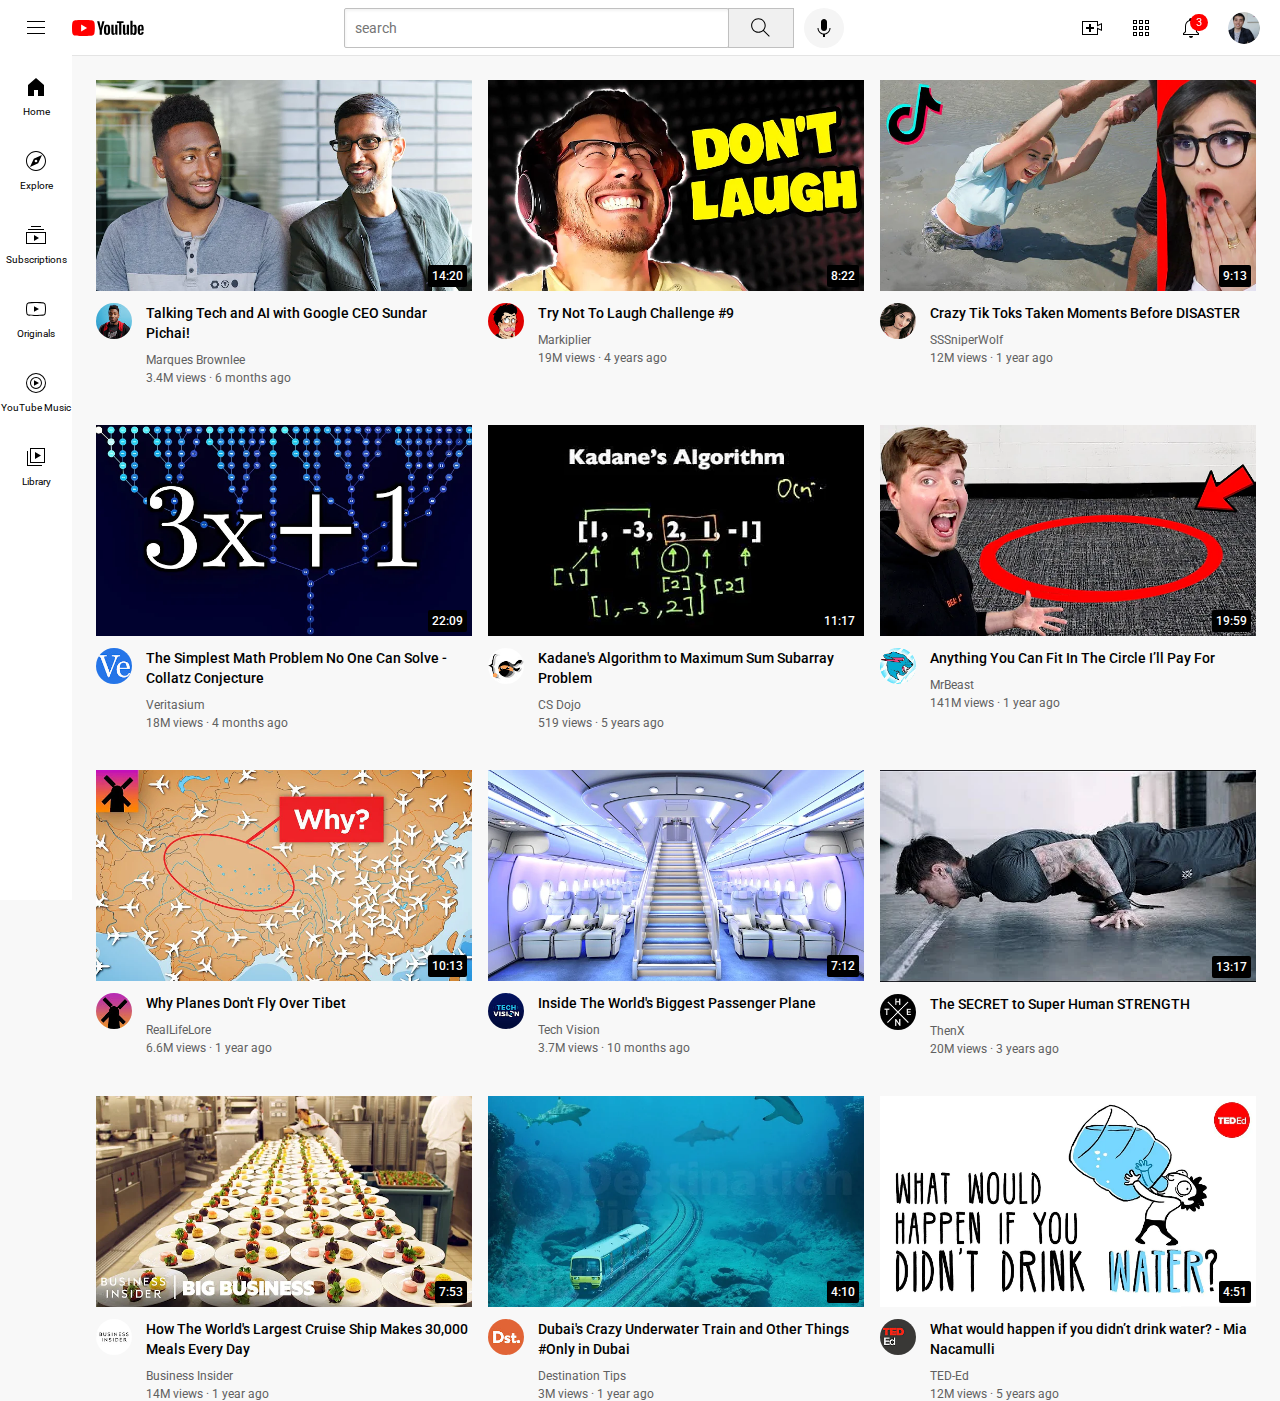
<file: index.html>
<!DOCTYPE html>
<html lang="en">
<head>
  <meta charset="UTF-8">
  <meta http-equiv="X-UA-Compatible" content="IE=edge">
  <meta name="viewport" content="width=device-width, initial-scale=1.0">
  <title>YouTube.com Clone</title>
  <link rel="preconnect" href="https://fonts.googleapis.com"><link rel="preconnect" href="https://fonts.gstatic.com" crossorigin><link href="https://fonts.googleapis.com/css2?family=Roboto:wght@400;500;700&display=swap" rel="stylesheet">
  <link rel="stylesheet" href="./styles/general.css">
  <link rel="stylesheet" href="./styles/header.css">
  <link rel="stylesheet" href="./styles/video.css">
  <link rel="stylesheet" href="./styles/sidebar.css">
</head>
<body>
  <header class="header">
    <div class="left-section">
      <img class="hamburger-menu" src="./icons/hamburger-menu.svg" alt="">
      <img class="youtube.logo" src="./icons/youtube-logo.svg" alt="">
    </div>
    <div class="middle-section">
      <input class="search-bar" type="text" placeholder="search"> 
      <button class="search-button">
        <img class="search-icon" src="icons/search.svg" alt="search icon">
         <div class="tooltip">Search</div>
      </button>
      <button class="voice-search-button">
        <img class="voice-search-icon" src="icons/voice-search-icon.svg" alt="">
        <div class="tooltip">Search with your voice</div>
      </button>
    </div>
    <div class="right-section">
      <div class="upload-icon-container">
        <img class="upload-icon" src="icons/upload.svg" alt="">
        <div class="tooltip">Create</div>
      </div>
      <div class="youtube-apps-icon-container">
        <img class="youtube-apps-icon" src="icons/youtube-apps.svg" alt="">
        <div class="tooltip">YouTube apps</div>
      </div>     
      
      <div class="notification-icon-container">
        <img class="notification-icon" src="icons/notifications.svg" alt="">
         <div class="notifications-count">3</div>
         <div class="tooltip">Notifications</div>
      </div>  
      
      <img class="current-user-picture" src="channel-pictures/my-channel.jpeg" alt="">
    </div>
  </header>

  <nav class="sidebar">
    <div class="sidebar-link">
      <img src="icons/home.svg" alt="">
      <div>Home</div>
    </div>
    <div class="sidebar-link">
      <img src="icons/explore.svg" alt="">
      <div>Explore</div>
    </div>
    <div class="sidebar-link">
      <img src="icons/subscriptions.svg" alt="">
      <div>Subscriptions</div>
    </div>
    <div class="sidebar-link">
      <img src="icons/originals.svg" alt="">
      <div>Originals</div>
    </div>
    <div class="sidebar-link">
      <img src="icons/youtube-music.svg" alt="">
      <div>YouTube Music</div>
    </div>
    <div class="sidebar-link">
      <img src="icons/library.svg" alt="">
      <div>Library</div>
    </div>
  </nav>
  <main>
    <section class="video-grid">
      <div class="video-prev">
        <div class="thumbnail-row">
          <img class="thumnnail" src="./thumbnails/thumbnail-1.webp">       
        
            <div class="video-time">14:20</div>      
        </div>
        <div class="video-info-grid">
          <div class="channel-picture">
              <img class="profile-picture" src="./channel-pictures/channel-1.jpeg" alt="">
          </div>
          <div class="video-info">
              <p class="video-title">
                Talking Tech and AI with Google CEO 
                Sundar Pichai!
              </p>
              <p class="video-author">
                Marques Brownlee
              </p>
              <p class="video-stats">3.4M views &#183; 6 months ago</p>    
          </div>    
        </div>       
      </div>
    
      <div class="video-prev">
        <div class="thumbnail-row">
          <img class="thumnnail" src="./thumbnails/thumbnail-2.webp">     
           <div class="video-time">8:22</div>
        </div>
        <div class="video-info-grid">
          <div class="channel-picture">
            <img class="profile-picture" src="./channel-pictures/channel-2.jpeg" alt="">
          </div>
          <div class="video-info">
            <p class="video-title">
              Try Not To Laugh Challenge #9
            </p>
            <p class="video-author">
              Markiplier
            </p>
            <p class="video-stats">19M views &#183; 4 years ago</p>    
          </div>    
        </div> 
      </div>
      
      <div class="video-prev">
        <div class="thumbnail-row">
          <img class="thumnnail" src="./thumbnails/thumbnail-3.webp">       
          <div class="video-time">9:13</div>
        </div>
        <div class="video-info-grid">
          <div class="channel-picture">
              <img class="profile-picture" src="./channel-pictures/channel-3.jpeg" alt="">
          </div>
          <div class="video-info">
              <p class="video-title">
                Crazy Tik Toks Taken Moments Before DISASTER
              </p>
              <p class="video-author">
                SSSniperWolf
              </p>
              <p class="video-stats">12M views &#183; 1 year ago</p>    
          </div>    
        </div>       
      </div>
    
      <div class="video-prev">
        <div class="thumbnail-row">
          <img class="thumnnail" src="./thumbnails/thumbnail-4.webp">     
          <div class="video-time">22:09</div>
        </div>
        <div class="video-info-grid">
          <div class="channel-picture">
            <img class="profile-picture" src="./channel-pictures/channel-4.jpeg" alt="">
          </div>
          <div class="video-info">
            <p class="video-title">
              The Simplest Math Problem No One Can Solve - Collatz Conjecture
            </p>
            <p class="video-author">
              Veritasium
            </p>
            <p class="video-stats">18M views &#183; 4 months ago</p>    
          </div>    
        </div> 
      </div>
      
      <div class="video-prev">
        <div class="thumbnail-row">
          <img class="thumnnail" src="./thumbnails/thumbnail-5.webp">       
          <div class="video-time">11:17</div>
        </div>
        <div class="video-info-grid">
          <div class="channel-picture">
              <img class="profile-picture" src="./channel-pictures/channel-5.jpeg" alt="">
          </div>
          <div class="video-info">
              <p class="video-title">
                Kadane's Algorithm to Maximum Sum Subarray Problem
              </p>
              <p class="video-author">
                CS Dojo
              </p>
              <p class="video-stats">519 views &#183; 5 years ago</p>    
          </div>    
        </div>       
      </div>
    
      <div class="video-prev">
        <div class="thumbnail-row">
          <img class="thumnnail" src="./thumbnails/thumbnail-6.webp">     
          <div class="video-time">19:59</div>
        </div>
      <div class="video-info-grid">
          <div class="channel-picture">
            <img class="profile-picture" src="./channel-pictures/channel-6.jpeg" alt="">
          </div>
          <div class="video-info">
            <p class="video-title">
              Anything You Can Fit In The Circle I’ll Pay For
            </p>
            <p class="video-author">
              MrBeast
            </p>
            <p class="video-stats">141M views &#183; 1 year ago</p>    
          </div>    
      </div> 
      
      </div>
    
      <div class="video-prev">
        <div class="thumbnail-row">
          <img class="thumnnail" src="./thumbnails/thumbnail-7.webp">       
          <div class="video-time">10:13</div>
        </div>
        <div class="video-info-grid">
          <div class="channel-picture">
              <img class="profile-picture" src="./channel-pictures/channel-7.jpeg" alt="">
          </div>
          <div class="video-info">
              <p class="video-title">
                Why Planes Don't Fly Over Tibet
              </p>
              <p class="video-author">
                RealLifeLore
              </p>
              <p class="video-stats">6.6M views &#183; 1 year ago</p>    
          </div>    
        </div>       
      </div>
    
      <div class="video-prev">
        <div class="thumbnail-row">
          <img class="thumnnail" src="./thumbnails/thumbnail-8.webp">     
          <div class="video-time">7:12</div>
        </div>
        <div class="video-info-grid">
          <div class="channel-picture">
            <img class="profile-picture" src="./channel-pictures/channel-8.jpeg" alt="">
          </div>
          <div class="video-info">
            <p class="video-title">
              Inside The World's Biggest Passenger Plane
            </p>
            <p class="video-author">
              Tech Vision
            </p>
            <p class="video-stats">3.7M views &#183; 10 months ago</p>    
          </div>    
        </div> 
      </div>
      
      <div class="video-prev">
        <div class="thumbnail-row">
          <img class="thumnnail" src="./thumbnails/thumbnail-9.webp">       
          <div class="video-time">13:17</div>
        </div>
        <div class="video-info-grid">
          <div class="channel-picture">
              <img class="profile-picture" src="./channel-pictures/channel-9.jpeg" alt="">
          </div>
          <div class="video-info">
              <p class="video-title">
                The SECRET to Super Human STRENGTH
              </p>
              <p class="video-author">
                ThenX
              </p>
              <p class="video-stats">20M views &#183; 3 years ago</p>    
          </div>    
        </div>       
      </div>
    
      <div class="video-prev">
        <div class="thumbnail-row">
          <img class="thumnnail" src="./thumbnails/thumbnail-10.webp">     
          <div class="video-time">7:53</div>
        </div>
        <div class="video-info-grid">
          <div class="channel-picture">
            <img class="profile-picture" src="./channel-pictures/channel-10.jpeg" alt="">
          </div>
          <div class="video-info">
            <p class="video-title">
              How The World's Largest Cruise Ship Makes 30,000 Meals Every Day
            </p>
            <p class="video-author">
              Business Insider
            </p>
            <p class="video-stats">14M views &#183; 1 year ago</p>    
          </div>    
        </div>     
      </div>
  
  
      <div class="video-prev">
        <div class="thumbnail-row">
          <img class="thumnnail" src="./thumbnails/thumbnail-11.webp">     
          <div class="video-time">4:10</div>
        </div>
        <div class="video-info-grid">
          <div class="channel-picture">
            <img class="profile-picture" src="./channel-pictures/channel-11.jpeg" alt="">
          </div>
          <div class="video-info">
            <p class="video-title">
              Dubai's Crazy Underwater Train and Other Things #Only in Dubai
            </p>
            <p class="video-author">
              Destination Tips
            </p>
            <p class="video-stats">3M views &#183; 1 year ago</p>    
          </div>    
        </div> 
      
      </div>
  
      <div class="video-prev">
        <div class="thumbnail-row">
          <img class="thumnnail" src="./thumbnails/thumbnail-12.webp">     
          <div class="video-time">4:51</div>
        </div>
        <div class="video-info-grid">
          <div class="channel-picture">
            <img class="profile-picture" src="./channel-pictures/channel-12.jpeg" alt="">
          </div>
          <div class="video-info">
            <p class="video-title">
              What would happen if you didn’t drink water? - Mia Nacamulli
            </p>
            <p class="video-author">
              TED-Ed
            </p>
            <p class="video-stats">12M views &#183; 5 years ago</p>    
          </div>    
        </div>     
      </div>  
    </section>    
  </main>  
</body>
</html>
</file>
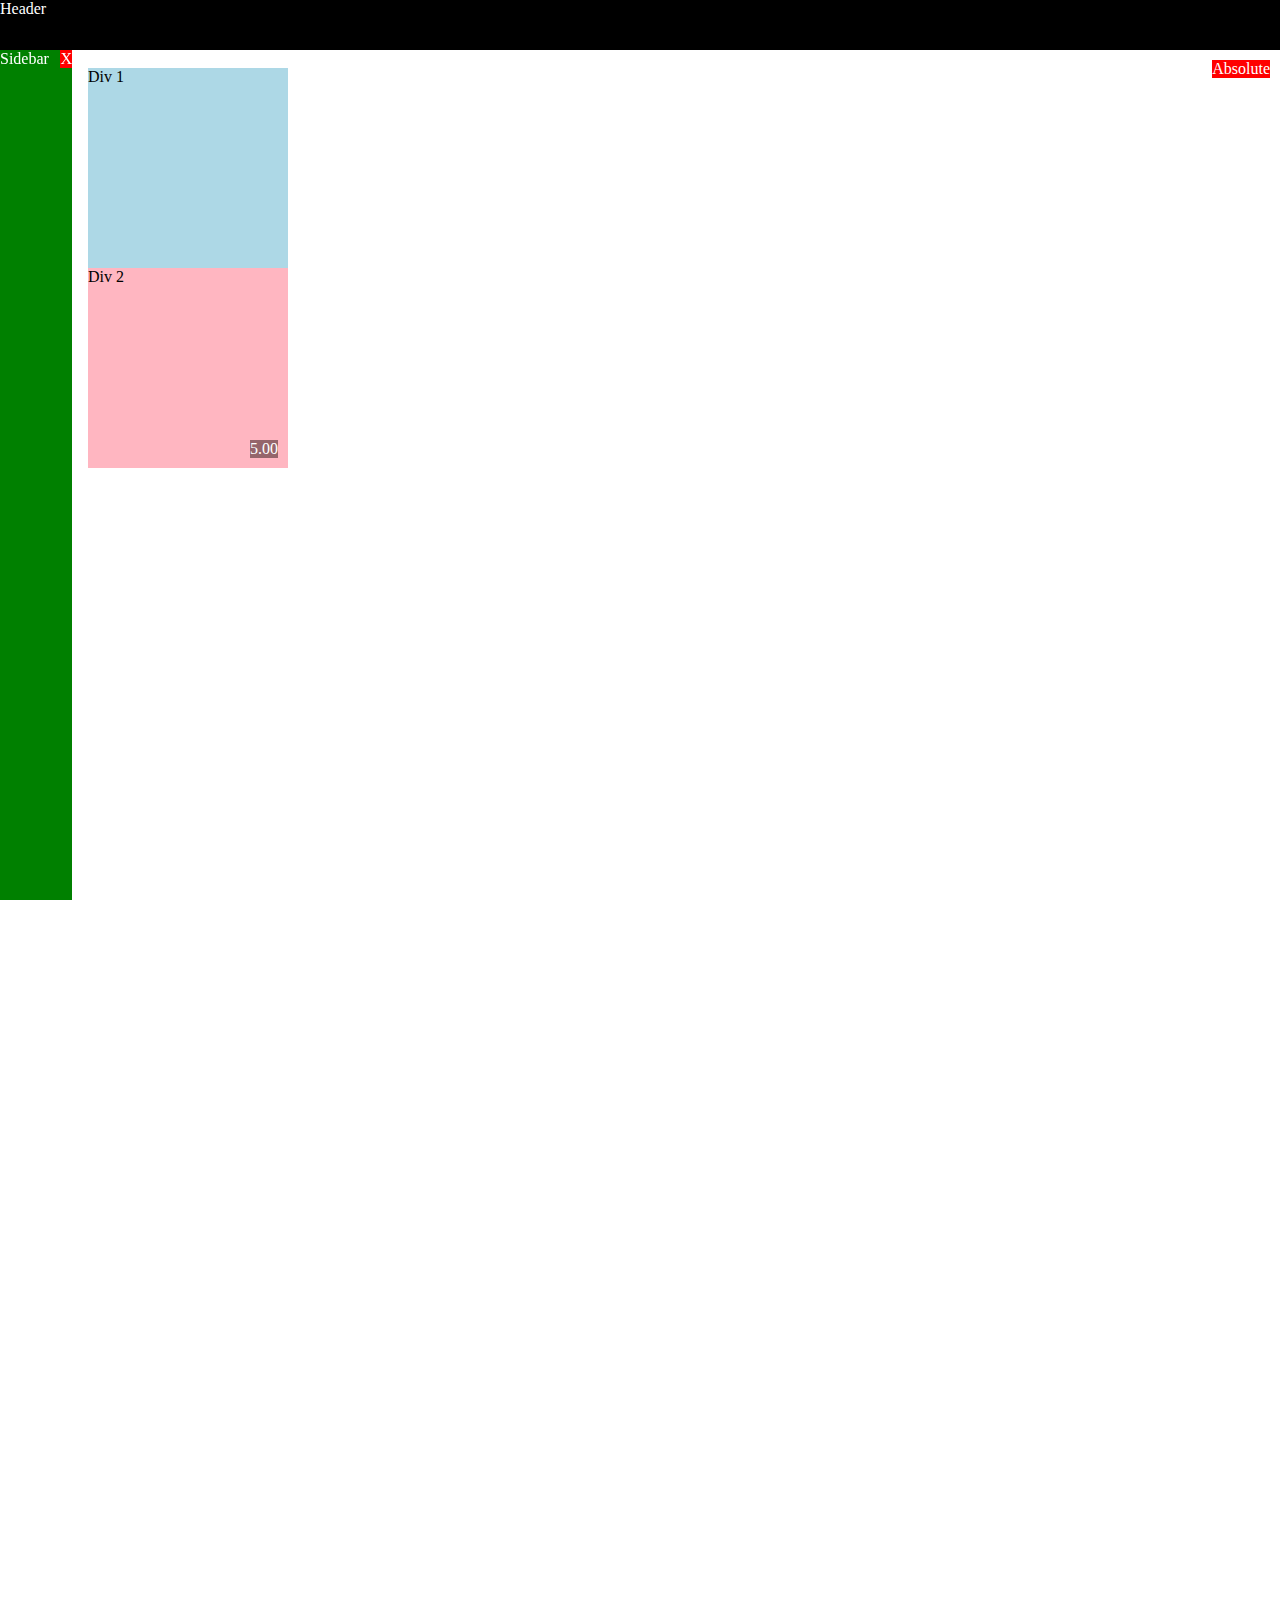
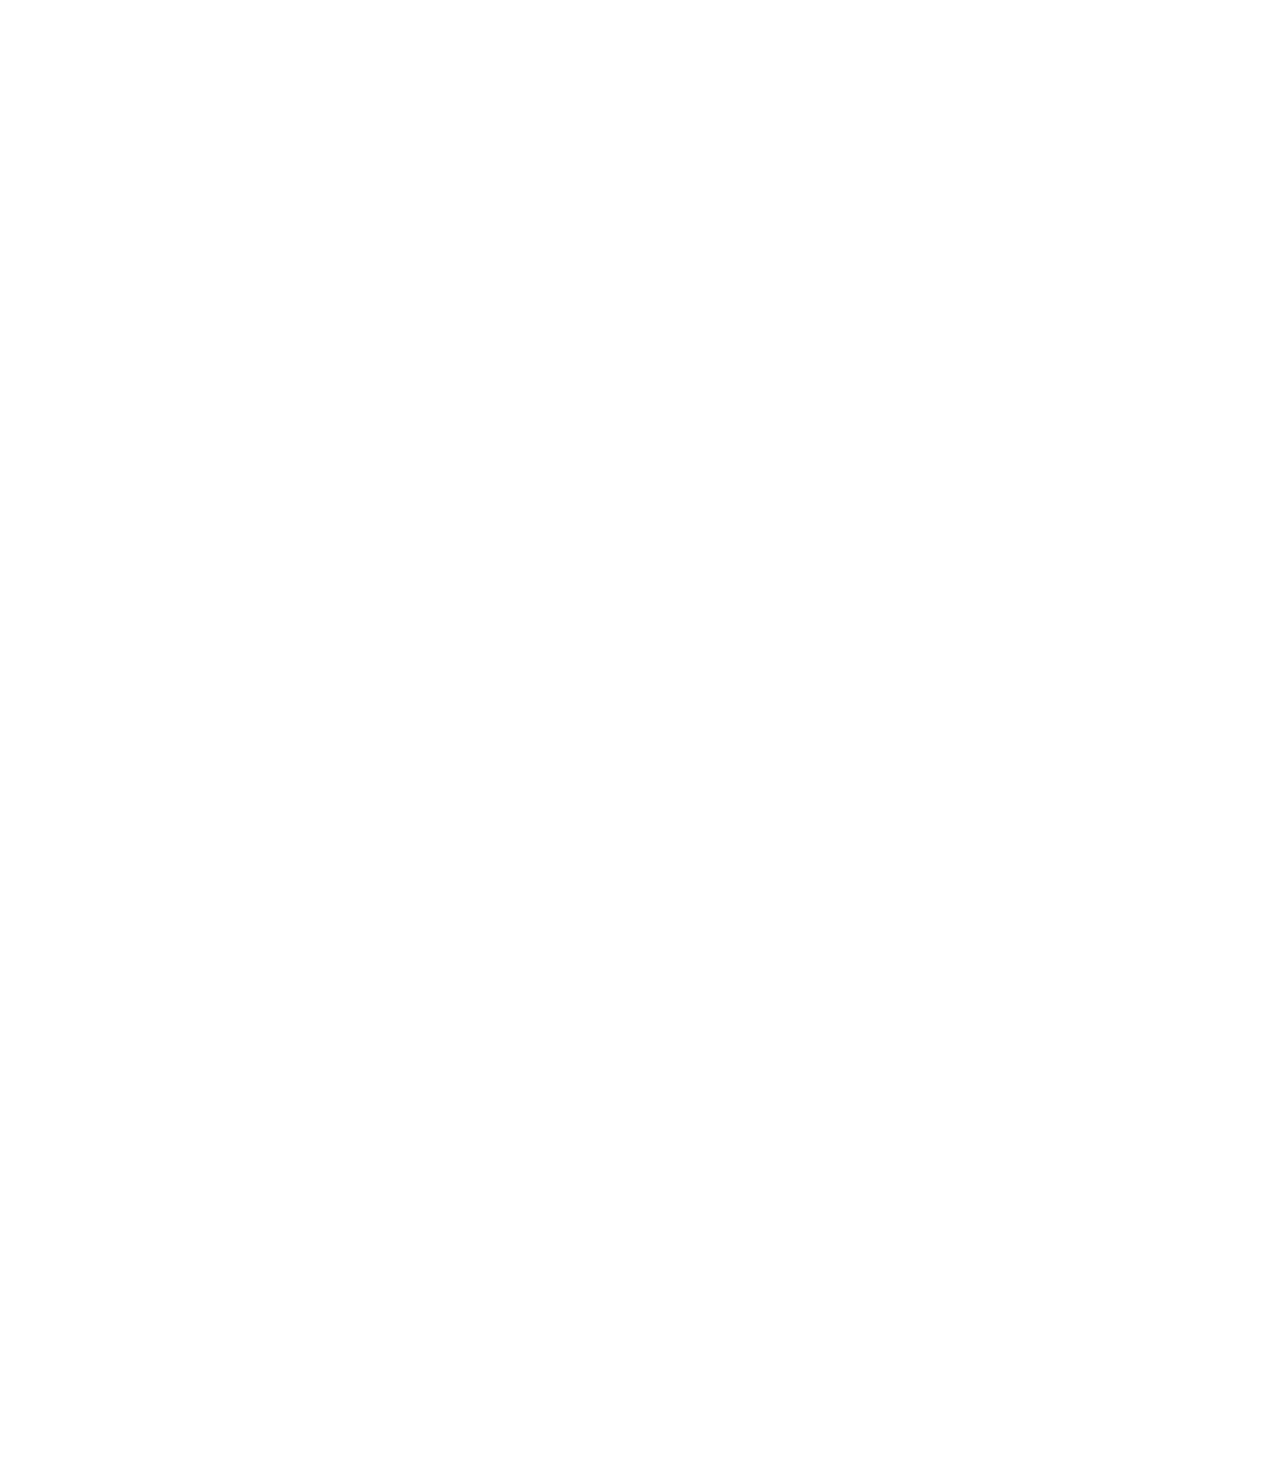
<file: position.html>
<html lang="en">
<head>
  <meta charset="UTF-8">
  <meta http-equiv="X-UA-Compatible" content="IE=edge">
  <meta name="viewport" content="width=device-width, initial-scale=1.0">
  <title>Positioning Practice</title>
</head>
<body style="
   height: 3000px;
   padding-top: 60px;
   padding-left: 80px;">
  <div style="
   background-color: black;
   color: white;
   position: fixed;
   top: 0;
   left: 0px;
   right: 0;
   height: 50px;
   z-index: 1;">Header</div>
   <div style="
   background-color: green;
   color: white;
   position: fixed;
   left: 0;
   bottom: 0;
   top: 50px;
   width: 72px;">Sidebar
  <div style="
  position: absolute;
  background-color: red;
  color: white;
  right: 0px;
  top: 0px;">X</div> 
  
  </div>
<div style="
position: absolute;
background-color: red;
color: white;
right: 10px;
top: 60px;">Absolute</div>

    <div style="background-color: lightblue;
    height: 200px;
    width: 200px;
    position: static;">Div 1</div>
    <div style="background-color: lightpink;
    height: 200px;
    width: 200px;
    position: relative;">Div 2
  <div style="
  position: absolute;
  background-color: rgba(21, 3, 3, 0.452);
  color: white;
  right: 10px;
  bottom: 10px;">5.00</div>   
  </div>
</body>
</html>
</file>
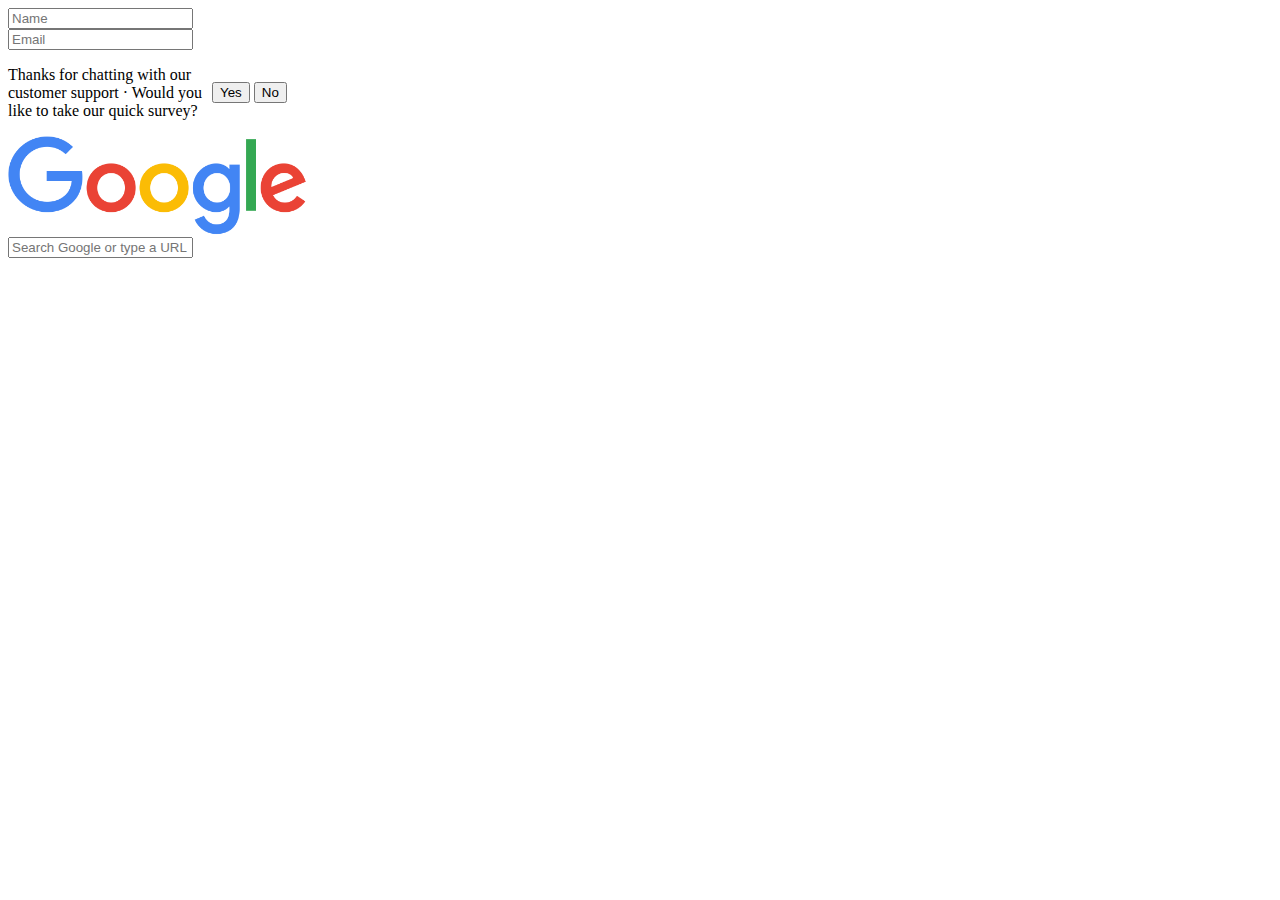
<file: twotextbox.html>
<html lang="en">
<head>
  <meta charset="UTF-8">
  <meta http-equiv="X-UA-Compatible" content="IE=edge">
  <meta name="viewport" content="width=device-width, initial-scale=1.0">
  <title>Two text box</title>
  <style>
    .name-text{
      display:block;
    }
    .email-txt{
      display:block;
    }
    .survey-ques{
      display: inline-block;
      width: 200;
      vertical-align: middle;
    }
    .thumnnail{
      width: 300px;
      display: block;
      object-fit: contain;
      object-position: 50% 100%;
      
    }
    
  </style>
</head>
<body>

  <input class="name-txt" type="text" placeholder="Name">
  <input class="email-txt" type="text" placeholder="Email">  

<p class="survey-ques">
  Thanks for chatting with our
  customer support &#183; Would you 
  like to take our quick survey?
</p>
<button>Yes</button>
<button>No</button>
<img class="thumnnail" src="/thumbnails/googlelogo_color_272x92dp.png">

<input class="search-bar" type="text" placeholder="Search Google or type a URL">
  

</body>
</html>
</file>
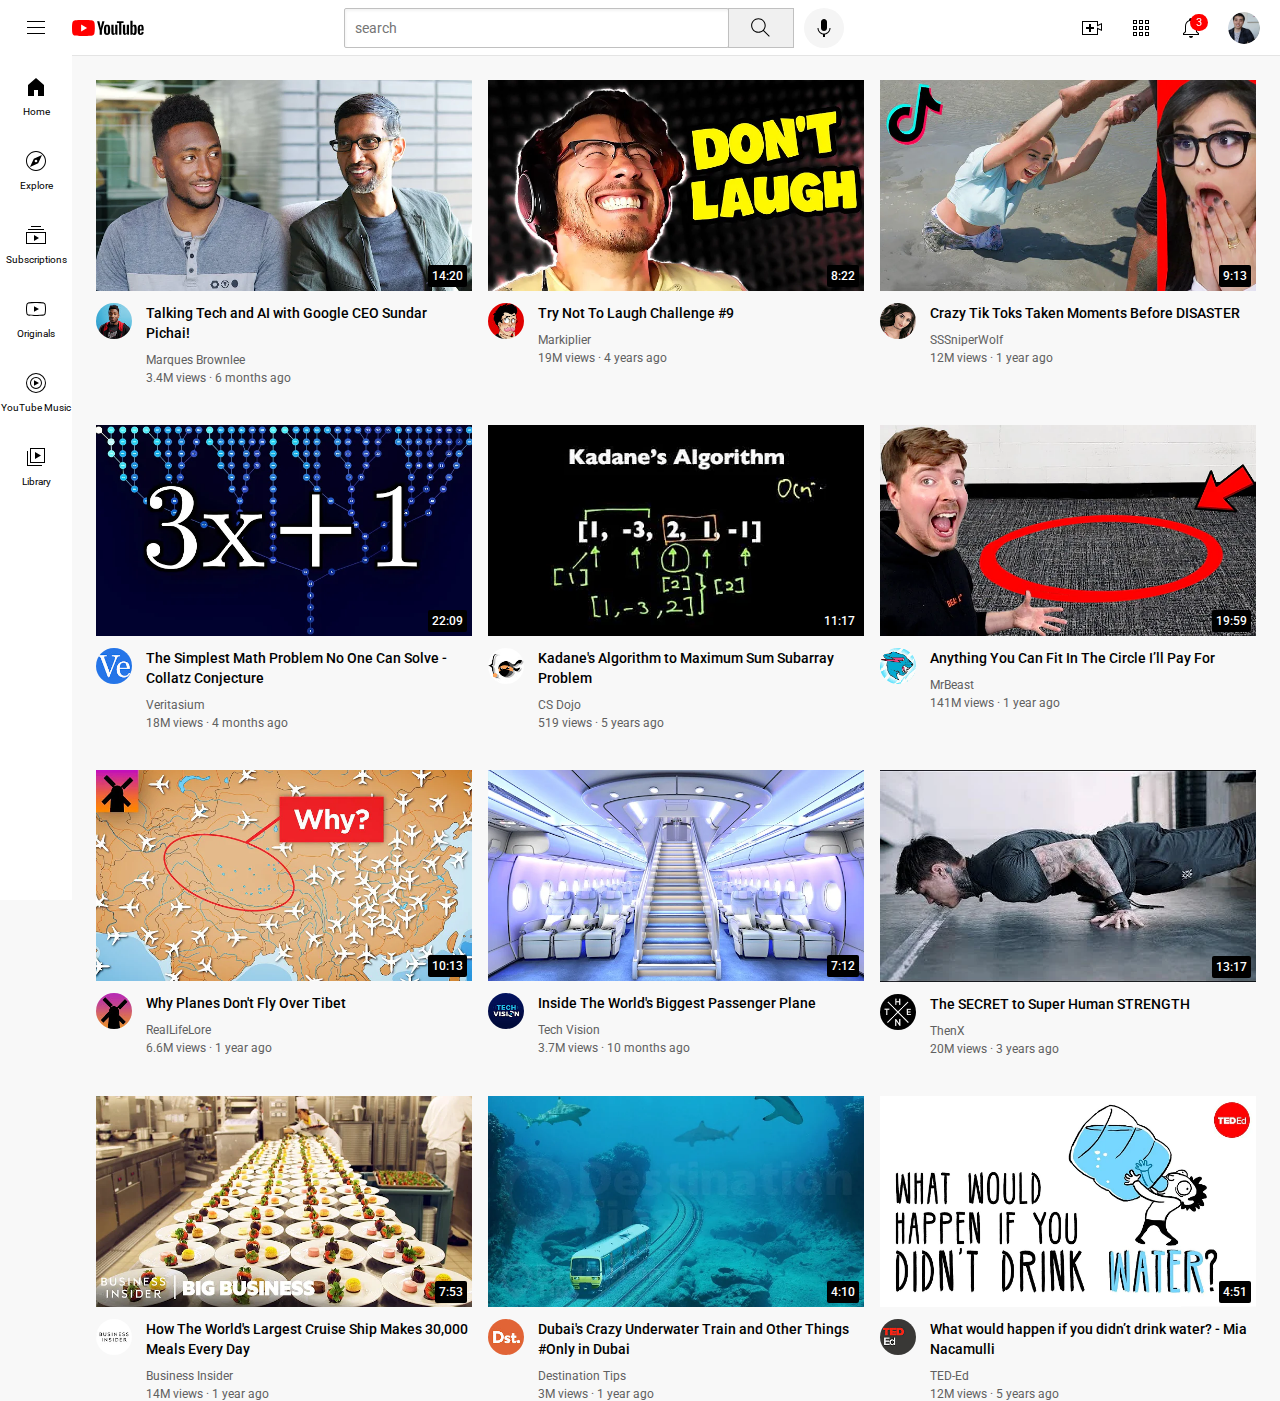
<file: youtube.html>
<!DOCTYPE html>
<html lang="en">
<head>
  <meta charset="UTF-8">
  <meta http-equiv="X-UA-Compatible" content="IE=edge">
  <meta name="viewport" content="width=device-width, initial-scale=1.0">
  <title>YouTube.com Clone</title>
  <link rel="preconnect" href="https://fonts.googleapis.com"><link rel="preconnect" href="https://fonts.gstatic.com" crossorigin><link href="https://fonts.googleapis.com/css2?family=Roboto:wght@400;500;700&display=swap" rel="stylesheet">
  <link rel="stylesheet" href="styles/general.css">
  <link rel="stylesheet" href="styles/header.css">
  <link rel="stylesheet" href="styles/video.css">
  <link rel="stylesheet" href="styles/sidebar.css">
</head>
<body>
  <header class="header">
    <div class="left-section">
      <img class="hamburger-menu" src="icons/hamburger-menu.svg" alt="">
      <img class="youtube.logo" src="icons/youtube-logo.svg" alt="">
    </div>
    <div class="middle-section">
      <input class="search-bar" type="text" placeholder="search"> 
      <button class="search-button">
        <img class="search-icon" src="icons/search.svg" alt="search icon">
         <div class="tooltip">Search</div>
      </button>
      <button class="voice-search-button">
        <img class="voice-search-icon" src="icons/voice-search-icon.svg" alt="">
        <div class="tooltip">Search with your voice</div>
      </button>
    </div>
    <div class="right-section">
      <div class="upload-icon-container">
        <img class="upload-icon" src="icons/upload.svg" alt="">
        <div class="tooltip">Create</div>
      </div>
      <div class="youtube-apps-icon-container">
        <img class="youtube-apps-icon" src="icons/youtube-apps.svg" alt="">
        <div class="tooltip">YouTube apps</div>
      </div>     
      
      <div class="notification-icon-container">
        <img class="notification-icon" src="icons/notifications.svg" alt="">
         <div class="notifications-count">3</div>
         <div class="tooltip">Notifications</div>
      </div>  
      
      <img class="current-user-picture" src="channel-pictures/my-channel.jpeg" alt="">
    </div>
  </header>

  <nav class="sidebar">
    <div class="sidebar-link">
      <img src="icons/home.svg" alt="">
      <div>Home</div>
    </div>
    <div class="sidebar-link">
      <img src="icons/explore.svg" alt="">
      <div>Explore</div>
    </div>
    <div class="sidebar-link">
      <img src="icons/subscriptions.svg" alt="">
      <div>Subscriptions</div>
    </div>
    <div class="sidebar-link">
      <img src="icons/originals.svg" alt="">
      <div>Originals</div>
    </div>
    <div class="sidebar-link">
      <img src="icons/youtube-music.svg" alt="">
      <div>YouTube Music</div>
    </div>
    <div class="sidebar-link">
      <img src="icons/library.svg" alt="">
      <div>Library</div>
    </div>
  </nav>
  <main>
    <section class="video-grid">
      <div class="video-prev">
        <div class="thumbnail-row">
          <img class="thumnnail" src="/thumbnails/thumbnail-1.webp">       
        
            <div class="video-time">14:20</div>      
        </div>
        <div class="video-info-grid">
          <div class="channel-picture">
              <img class="profile-picture" src="/channel-pictures/channel-1.jpeg" alt="">
          </div>
          <div class="video-info">
              <p class="video-title">
                Talking Tech and AI with Google CEO 
                Sundar Pichai!
              </p>
              <p class="video-author">
                Marques Brownlee
              </p>
              <p class="video-stats">3.4M views &#183; 6 months ago</p>    
          </div>    
        </div>       
      </div>
    
      <div class="video-prev">
        <div class="thumbnail-row">
          <img class="thumnnail" src="/thumbnails/thumbnail-2.webp">     
           <div class="video-time">8:22</div>
        </div>
        <div class="video-info-grid">
          <div class="channel-picture">
            <img class="profile-picture" src="/channel-pictures/channel-2.jpeg" alt="">
          </div>
          <div class="video-info">
            <p class="video-title">
              Try Not To Laugh Challenge #9
            </p>
            <p class="video-author">
              Markiplier
            </p>
            <p class="video-stats">19M views &#183; 4 years ago</p>    
          </div>    
        </div> 
      </div>
      
      <div class="video-prev">
        <div class="thumbnail-row">
          <img class="thumnnail" src="/thumbnails/thumbnail-3.webp">       
          <div class="video-time">9:13</div>
        </div>
        <div class="video-info-grid">
          <div class="channel-picture">
              <img class="profile-picture" src="/channel-pictures/channel-3.jpeg" alt="">
          </div>
          <div class="video-info">
              <p class="video-title">
                Crazy Tik Toks Taken Moments Before DISASTER
              </p>
              <p class="video-author">
                SSSniperWolf
              </p>
              <p class="video-stats">12M views &#183; 1 year ago</p>    
          </div>    
        </div>       
      </div>
    
      <div class="video-prev">
        <div class="thumbnail-row">
          <img class="thumnnail" src="/thumbnails/thumbnail-4.webp">     
          <div class="video-time">22:09</div>
        </div>
        <div class="video-info-grid">
          <div class="channel-picture">
            <img class="profile-picture" src="/channel-pictures/channel-4.jpeg" alt="">
          </div>
          <div class="video-info">
            <p class="video-title">
              The Simplest Math Problem No One Can Solve - Collatz Conjecture
            </p>
            <p class="video-author">
              Veritasium
            </p>
            <p class="video-stats">18M views &#183; 4 months ago</p>    
          </div>    
        </div> 
      </div>
      
      <div class="video-prev">
        <div class="thumbnail-row">
          <img class="thumnnail" src="/thumbnails/thumbnail-5.webp">       
          <div class="video-time">11:17</div>
        </div>
        <div class="video-info-grid">
          <div class="channel-picture">
              <img class="profile-picture" src="/channel-pictures/channel-5.jpeg" alt="">
          </div>
          <div class="video-info">
              <p class="video-title">
                Kadane's Algorithm to Maximum Sum Subarray Problem
              </p>
              <p class="video-author">
                CS Dojo
              </p>
              <p class="video-stats">519 views &#183; 5 years ago</p>    
          </div>    
        </div>       
      </div>
    
      <div class="video-prev">
        <div class="thumbnail-row">
          <img class="thumnnail" src="/thumbnails/thumbnail-6.webp">     
          <div class="video-time">19:59</div>
        </div>
      <div class="video-info-grid">
          <div class="channel-picture">
            <img class="profile-picture" src="/channel-pictures/channel-6.jpeg" alt="">
          </div>
          <div class="video-info">
            <p class="video-title">
              Anything You Can Fit In The Circle I’ll Pay For
            </p>
            <p class="video-author">
              MrBeast
            </p>
            <p class="video-stats">141M views &#183; 1 year ago</p>    
          </div>    
      </div> 
      
      </div>
    
      <div class="video-prev">
        <div class="thumbnail-row">
          <img class="thumnnail" src="/thumbnails/thumbnail-7.webp">       
          <div class="video-time">10:13</div>
        </div>
        <div class="video-info-grid">
          <div class="channel-picture">
              <img class="profile-picture" src="/channel-pictures/channel-7.jpeg" alt="">
          </div>
          <div class="video-info">
              <p class="video-title">
                Why Planes Don't Fly Over Tibet
              </p>
              <p class="video-author">
                RealLifeLore
              </p>
              <p class="video-stats">6.6M views &#183; 1 year ago</p>    
          </div>    
        </div>       
      </div>
    
      <div class="video-prev">
        <div class="thumbnail-row">
          <img class="thumnnail" src="/thumbnails/thumbnail-8.webp">     
          <div class="video-time">7:12</div>
        </div>
        <div class="video-info-grid">
          <div class="channel-picture">
            <img class="profile-picture" src="/channel-pictures/channel-8.jpeg" alt="">
          </div>
          <div class="video-info">
            <p class="video-title">
              Inside The World's Biggest Passenger Plane
            </p>
            <p class="video-author">
              Tech Vision
            </p>
            <p class="video-stats">3.7M views &#183; 10 months ago</p>    
          </div>    
        </div> 
      </div>
      
      <div class="video-prev">
        <div class="thumbnail-row">
          <img class="thumnnail" src="/thumbnails/thumbnail-9.webp">       
          <div class="video-time">13:17</div>
        </div>
        <div class="video-info-grid">
          <div class="channel-picture">
              <img class="profile-picture" src="/channel-pictures/channel-9.jpeg" alt="">
          </div>
          <div class="video-info">
              <p class="video-title">
                The SECRET to Super Human STRENGTH
              </p>
              <p class="video-author">
                ThenX
              </p>
              <p class="video-stats">20M views &#183; 3 years ago</p>    
          </div>    
        </div>       
      </div>
    
      <div class="video-prev">
        <div class="thumbnail-row">
          <img class="thumnnail" src="/thumbnails/thumbnail-10.webp">     
          <div class="video-time">7:53</div>
        </div>
        <div class="video-info-grid">
          <div class="channel-picture">
            <img class="profile-picture" src="/channel-pictures/channel-10.jpeg" alt="">
          </div>
          <div class="video-info">
            <p class="video-title">
              How The World's Largest Cruise Ship Makes 30,000 Meals Every Day
            </p>
            <p class="video-author">
              Business Insider
            </p>
            <p class="video-stats">14M views &#183; 1 year ago</p>    
          </div>    
        </div>     
      </div>
  
  
      <div class="video-prev">
        <div class="thumbnail-row">
          <img class="thumnnail" src="/thumbnails/thumbnail-11.webp">     
          <div class="video-time">4:10</div>
        </div>
        <div class="video-info-grid">
          <div class="channel-picture">
            <img class="profile-picture" src="/channel-pictures/channel-11.jpeg" alt="">
          </div>
          <div class="video-info">
            <p class="video-title">
              Dubai's Crazy Underwater Train and Other Things #Only in Dubai
            </p>
            <p class="video-author">
              Destination Tips
            </p>
            <p class="video-stats">3M views &#183; 1 year ago</p>    
          </div>    
        </div> 
      
      </div>
  
      <div class="video-prev">
        <div class="thumbnail-row">
          <img class="thumnnail" src="/thumbnails/thumbnail-12.webp">     
          <div class="video-time">4:51</div>
        </div>
        <div class="video-info-grid">
          <div class="channel-picture">
            <img class="profile-picture" src="/channel-pictures/channel-12.jpeg" alt="">
          </div>
          <div class="video-info">
            <p class="video-title">
              What would happen if you didn’t drink water? - Mia Nacamulli
            </p>
            <p class="video-author">
              TED-Ed
            </p>
            <p class="video-stats">12M views &#183; 5 years ago</p>    
          </div>    
        </div>     
      </div>  
    </section>    
  </main>  
</body>
</html>
</file>
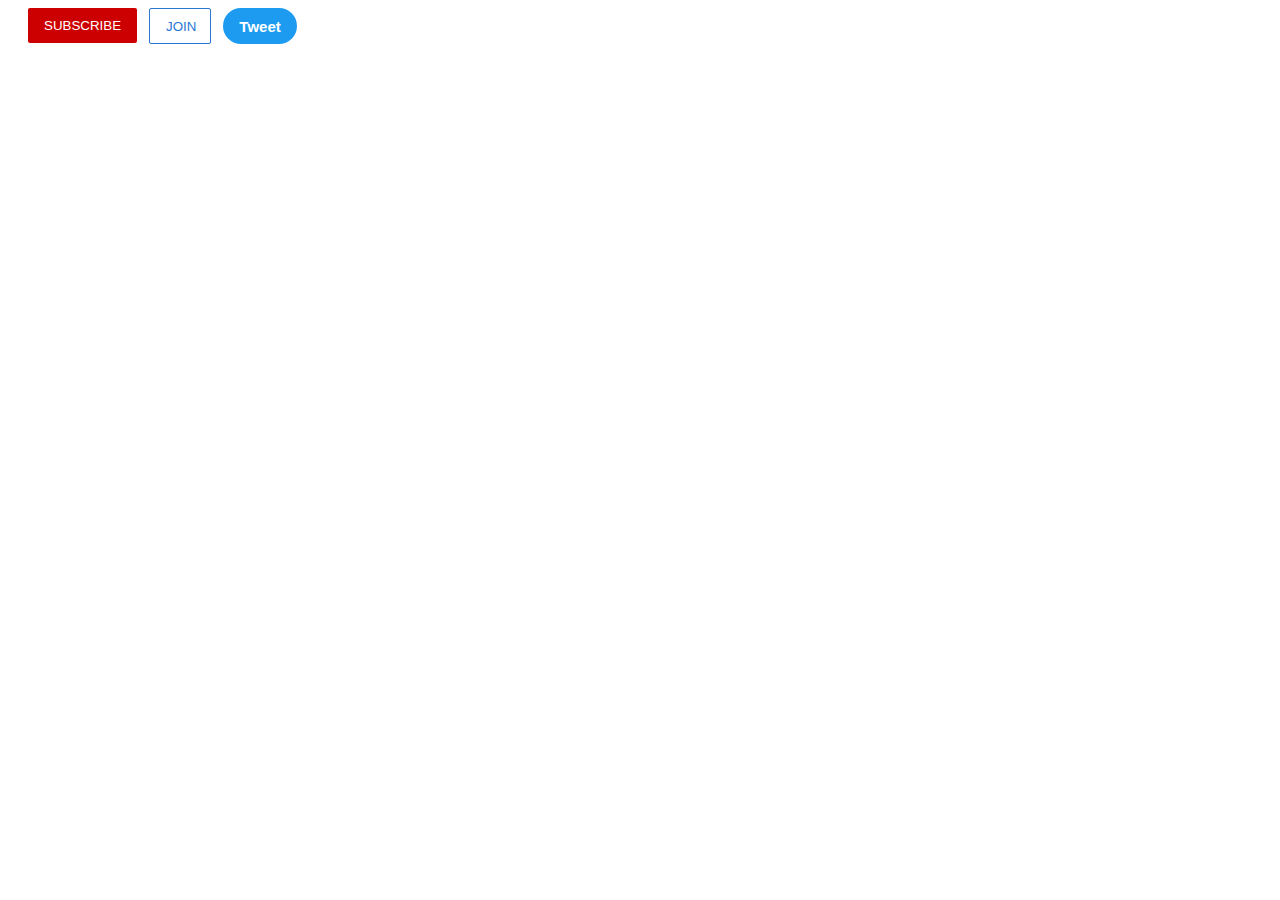
<file: intro-to-html/buutons.html>
<!DOCTYPE html>
<html lang="en">
<head>
  <meta charset="UTF-8">
  <meta http-equiv="X-UA-Compatible" content="IE=edge">
  <meta name="viewport" content="width=device-width, initial-scale=1.0">
  <title>Buttons Practice</title>
  <link rel="stylesheet" href="styles/buttons.css"> 
</head>
<body>

<button class="subscribe-button">SUBSCRIBE</button>
<button class="join-button">JOIN</button>
<button class="tweet-button">Tweet</button>
  
</body>
</html>
</file>
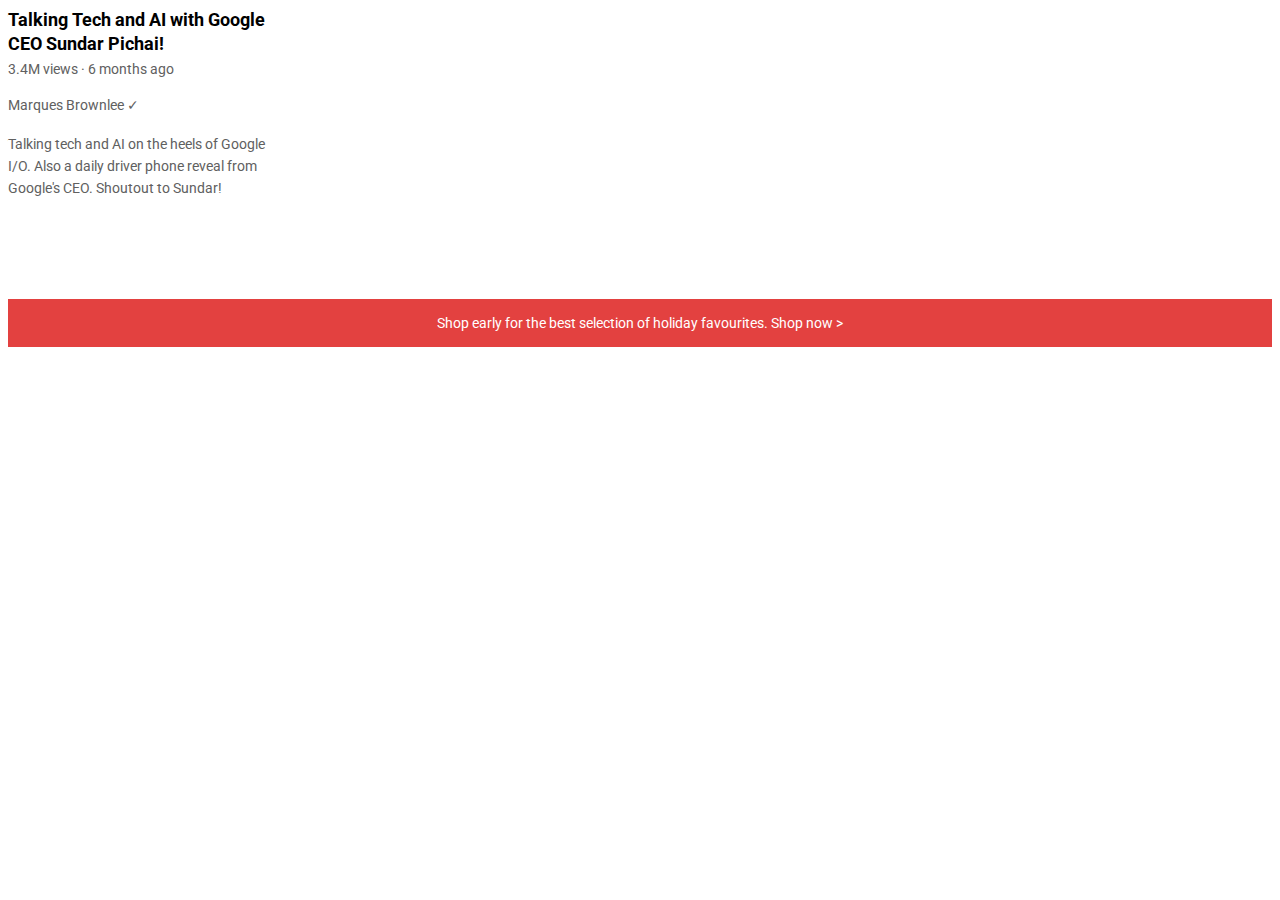
<file: intro-to-html/text.html>
<!DOCTYPE html>
<html lang="en">
<head>
  <meta charset="UTF-8">
  <meta http-equiv="X-UA-Compatible" content="IE=edge">
  <meta name="viewport" content="width=device-width, initial-scale=1.0">
  <title>Text Practice</title>
  <link rel="preconnect" href="https://fonts.googleapis.com">
  <link rel="preconnect" href="https://fonts.gstatic.com" crossorigin>
  <link href="https://fonts.googleapis.com/css2?family=Roboto:wght@400;700&display=swap" rel="stylesheet">
  <link rel="stylesheet" href="styles/text.css">
</head>
<body>
  <p class="video-title">
    Talking Tech and AI with Google CEO Sundar Pichai!
  </p>
  
  <p class="video-stats">
    3.4M views &#183; 6 months ago
  </p>
  
  <p class="video-author">
    Marques Brownlee &#10003;
  </p>
  
  <p class="video-description">
    Talking tech and AI on the heels of Google I/O. Also a daily driver phone reveal from Google's CEO. Shoutout to Sundar!
  </p>
  <p class="apple-text">
    Shop early for the best selection of holiday favourites. <span class="shop-link">Shop now &#x3E;</span>
  </p>
</body>
</html>
</file>
<file: styles/general.css>
p {
  margin-top: 0;
  margin-bottom: 0;
}

body{
  margin: 0;
  padding-top: 80px;
  padding-left: 96px;
  padding-right: 24px;
  background-color: rgb(248, 248, 248);
  font-family: Roboto, Arial;
}
</file>
<file: styles/header.css>
.header{
  height: 55px;

  display: flex;
  flex-direction: row;
  justify-content: space-between;
   position: fixed;
   top: 0px;
   left: 0px;
   right: 0px;
   z-index: 100;
   background-color: white;
   border-bottom-width: 1px;
   border-bottom-style: solid;
   border-bottom-color: rgb(228, 228, 228);
}

.left-section{
  display: flex;
  align-items: center;
 
}
.hamburger-menu
{
  height: 24px;
  margin-left: 24px;
  margin-right: 24px;
}
.youtube-logo{
  height: 20px;
}
.middle-section{
  flex: 1;
  margin-left: 70px;
  margin-right: 35px;
  max-width: 500px;
  display: flex;
  align-items: center;
}
.search-bar{
  flex: 1;
  height: 36px;
  padding-left: 10px;
  font-size: 16px;
  border: 1px solid rgb(192,192,192);
  border-radius: 2px;
  box-shadow: inset 1px 2px 3px rgba(0,0,0,0.05);
  width: 0;
}
.search-bar::placeholder{
  font-family: Roboto, Arial;
  font-size: 14px;
}
.search-button{
  height: 40px;
  width: 66px;
  background-color: rgb(240, 240, 240);
  border-width: 1px;
  border-style: solid;
  border-color: rgb(192, 192, 192);
  margin-left: -1px;
  margin-right: 10px;  
}
.search-button,
.voice-search-button,
.upload-icon-container,
.youtube-apps-icon-container,
.notification-icon-container
{
  display: flex;
  justify-content: center;
  align-items: center;
  position: relative;
}
.search-button .tooltip,
.voice-search-button .tooltip,
.upload-icon-container .tooltip,
.youtube-apps-icon-container .tooltip,
.notification-icon-container .tooltip
{
 position: absolute;
 background-color: gray;
 color: white;
 padding-top: 4px;
 padding-bottom: 4px;
 padding-left: 8px;
 padding-right: 8px ;
 border-radius: 2px;
 font-size: 12px;
 bottom: -30px;
 opacity: 0;
 transition: opacity 0.15s;
 pointer-events: none;
 white-space: nowrap;
}
.search-button:hover .tooltip,
.voice-search-button:hover .tooltip,
.upload-icon-container:hover .tooltip,
.youtube-apps-icon-container:hover .tooltip,
.notification-icon-container:hover .tooltip
{
  opacity: 1;
}
.search-icon{
  height: 25px;  
}
.voice-search-button{
  height: 40px;
  width: 40px;
  border-radius: 20px;
  border: none;
  background-color: rgb(245, 245, 245);
}
.voice-search-icon {
 height: 24px; 
}
.right-section{
  width: 180px;
  margin-right: 20px;
  display: flex;
  align-items: center;
  justify-content: space-between;
  flex-shrink: 0;
}
.upload-icon {
  height: 24px;
}
.youtube-apps-icon {
 height: 24px; 
}
.notification-icon {
  height: 24px;
}
.notification-icon-container {
  position: relative;
}
.notifications-count {
  position: absolute;
  top: -2px;
  right: -5px;
  background-color: red;
  color: white;
  font-family: Roboto, Arial;
  font-size: 11px;
  padding-left: 6px;
  padding-right: 6px;
  padding-top: 2px;
  padding-bottom: 2px;
  border-radius: 10px;

}
.current-user-picture {
  height: 32px;
  border-radius: 16px;
}
</file>
<file: styles/video.css>
.thumnnail{
  width: 100%;
  
}
.thumbnail-row {
  margin-bottom: 8px;
  position: relative;
}
  
.video-author,
.video-stats {
  font-size: 12px;
  color: rgb(96, 96, 96);
}
.video-author{
  margin-bottom: 4px;
}     
.video-info-grid{
  display: grid;
  grid-template-columns: 50px 1fr;
}
.profile-picture{
  width: 36px;
  border-radius: 50px;
}
.video-title{
  margin-top: 0;
  font-size: 14px;
  font-weight: 500;
  line-height: 20px;
  margin-bottom: 10px;
}

.video-grid{  
  display: grid;
  grid-template-columns: 1fr 1fr 1fr;
  column-gap: 16px;
  row-gap: 40px;
}

@media (max-width: 750px){
  .video-grid {
    grid-template-columns: 1fr 1fr;
  }
}

@media (min-width: 751px) and (max-width: 999px) {
  .video-grid {
    grid-template-columns: 1fr 1fr 1fr
  }
}


@media (max-width: 1000){
  .video-grid {
    grid-template-columns: 1fr 1fr 1fr 1fr;
  }
}

.video-time { 
  font-size: 12px;
  font-weight: 500;
  padding: 4px;  
  border-radius: 2px;
  background-color: black;
  color: white;
  position: absolute;
  bottom: 8px;
  right: 5px;
}
</file>
<file: styles/sidebar.css>
.sidebar {
  position: fixed;
  left: 0;
  bottom: 0;
  top: 55px;
  background-color: white;
  width: 72px;
  z-index: 200;
  padding-top: 5px;
}
.sidebar-link {    
  height: 74px;
  display: flex;
  justify-content: center;
  align-items: center;  
  flex-direction: column;
  cursor: pointer;
  line-height: 15px;  
}
.sidebar-link:hover {
  background-color: rgb(235, 235, 235);
}
.sidebar-link img {
  height: 24px;
  margin-bottom: 5px;
}
.sidebar-link div{
  font-family: Roboto, Arial;
  font-size: 10px;
}
</file>
<file: intro-to-html/styles/buttons.css>
.subscribe-button{
  background-color: rgb(204,0,0);    
  color: white;
  border: none;    
  border-radius: 2px;
  cursor: pointer;
  margin-right: 8px;
  margin-left: 20px;
  padding-top: 10px;
  padding-bottom: 10px;
  padding-left: 16px;
  padding-right: 16px;
  transition: opacity 0.15s;
  vertical-align: top;
}
.subscribe-button:hover{
  opacity: 0.8;
}

.subscribe-button:active{
  opacity: 0.8;
}
.join-button{
  background-color: white;
  border-color: rgb(41,118,211);
  border-style: solid ;
  border-width: 1px;
  color: rgb(41,118,211);
  height: 36px;
  width: 62px;
  border-radius: 2px;
  cursor: pointer; 
  padding-top: 9px;
  padding-bottom: 9px;
  padding-left: 16px;
  padding-right: 16px;

  transition: background-color  0.15s,
  color 0.15s;
  }
  .join-button:hover{
    background-color:rgb(41,118,211);
    color: white;
  }
  .join-button:active{
    opacity:0.7;
  }
.tweet-button{
  background-color: rgb(29,155,240);
  color: white;
  border: none;
  height: 36px;
  width: 74px;
  border-radius: 18px;
  font-weight: bold;
  font-size: 15px;
  cursor: pointer;

  padding-top: 9px;
  padding-bottom: 9px;
  padding-left: 16px;
  padding-right: 16px;

  margin-left: 8px;
  transition:  box-shadow 0.15s;   
  vertical-align: top; 
}
</file>
<file: intro-to-html/styles/text.css>
p {
  font-family: Roboto;
  margin-top: 0;
  margin-bottom: 0px;
}
.video-title{    
  font-weight: bold;
  font-size: 18px;
  width: 280px;
  line-height: 24px;    
  margin-bottom: 5px;
}
.video-stats{    
  font-size: 14px;
  color: rgb(96,96,96); 
   margin-bottom: 20px;
}
.video-author{  
  font-size: 14px;  
  color: rgb(96,96,96);     
  margin-bottom: 20px;
}
 
 .video-description{    
  font-size: 14px;
  color: rgb(96,96,96); 
  width: 280px;
  line-height: 22px; 
  font-weight: 400px;  
  margin-bottom: 100px; 
 }
 .apple-text{
  margin-bottom: 50px;
  font-size: 14px;
  font-weight: 400px;
  background-color: rgb(227,65,64);
  color: white;
  padding-bottom: 16px;    
  padding-top: 16px;
  text-align: center;    
 }
 .shop-link{
  cursor: pointer;
 }
 .shop-link:hover{
  
  text-decoration: underline;

 }
</file>
